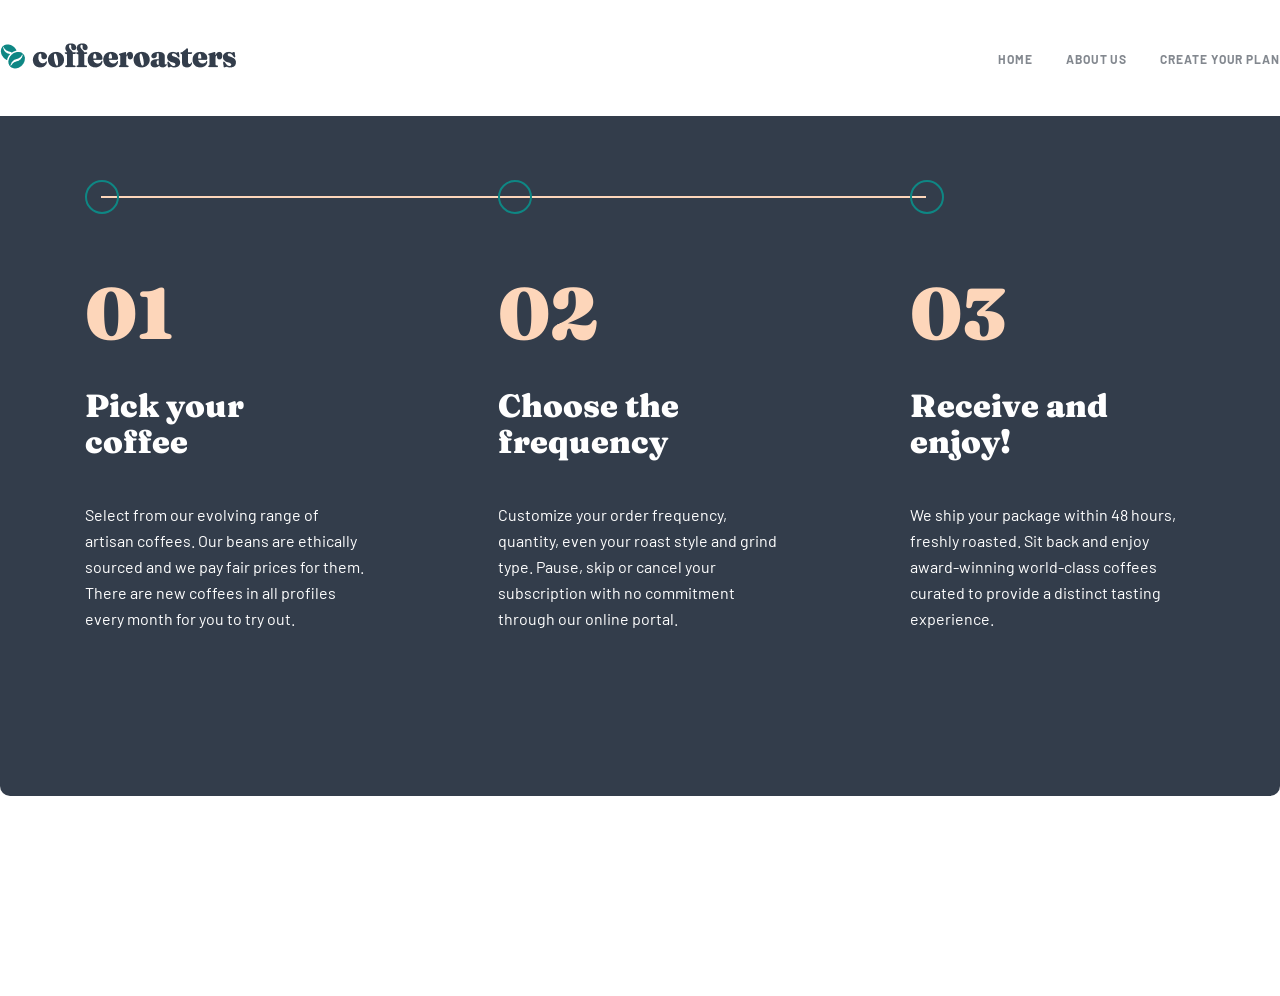
<file: create.html>
<!DOCTYPE html>
<html lang="en">
<head>
    <meta charset="UTF-8">
    <meta name="viewport" content="width=device-width, initial-scale=1.0">
    <title>Document</title>
    <link rel="stylesheet" href="css/main.css">
</head>
<body>
     <header class="header">
        <div class="header__container container">
            <a href="index.html" class="logo">
                <img src="img/coffee.png" srcset="img/coffee@2x.png 2x,img/coffee.png 1x" alt="logo" width="236"
                    height="26" class="logo__img">
            </a>
            <nav class="nav">
                <ul class="header__nav-list">
                    <li class="nav__item">
                        <a href="index.html" class="header__item-link">HOME</a>
                    </li>
                    <li class="nav__item">
                        <a href="index.html" class="header__item-link">ABOUT US</a>
                    </li>
                    <li class="nav__item">
                        <a href="index.html" class="header__item-link">Create your plan</a>
                    </li>
                </ul>
            </nav>
            <nav class="nav__mobile">
                <ul class="nav__mobile-list">
                    <li class="nav__mobile-item">
                        <a href="index.html" class="nav__mobile-item-link">HOME</a>
                    </li>
                    <li class="nav__mobile-item">
                        <a href="index.html" class="nav__mobile-item-link">ABOUT US</a>
                    </li>
                    <li class="nav__mobile-item">
                        <a href="index.html" class="nav__mobile-item-link">Create your plan</a>
                    </li>
                </ul>
            </nav>
            <button class="hamburger hamburger--opened"></button>
        </div>
    </header>
    <main>
        <section class="works works--dark">
            <div class="works__container container">
                <ol class="works__list">
                    <li class="works__item">
                        <h3 class="works__item-title">Pick your
                            coffee</h3>
                        <p class="works__item-text">Select from our evolving range of artisan coffees. Our beans are
                            ethically sourced and we pay fair prices for them. There are new coffees in all profiles
                            every month for you to try out.</p>
                    </li>
                    <li class="works__item">
                        <h3 class="works__item-title">Choose the frequency</h3>
                        <p class="works__item-text">Customize your order frequency, quantity, even your roast style and
                            grind type. Pause, skip or cancel your subscription with no commitment through our online
                            portal.</p>
                    </li>
                    <li class="works__item">
                        <h3 class="works__item-title">Receive and enjoy!</h3>
                        <p class="works__item-text">We ship your package within 48 hours, freshly roasted. Sit back and
                            enjoy award-winning world-class coffees curated to provide a distinct tasting experience.
                        </p>
                    </li>
                </ol>
            </div>
        </section>
    </main>
</body>
</html>
</file>
<file: css/main.css>
/* fraunces-regular - latin */
@font-face {
  font-display: swap;
  /* Check https://developer.mozilla.org/en-US/docs/Web/CSS/@font-face/font-display for other options. */
  font-family: "Fraunces";
  font-style: normal;
  font-weight: 400;
  src: url("../fonts/fraunces-v38-latin-regular.woff2") format("woff2");
  /* Chrome 36+, Opera 23+, Firefox 39+, Safari 12+, iOS 10+ */
}
/* fraunces-900 - latin */
@font-face {
  font-display: swap;
  /* Check https://developer.mozilla.org/en-US/docs/Web/CSS/@font-face/font-display for other options. */
  font-family: "Fraunces";
  font-style: normal;
  font-weight: 900;
  src: url("../fonts/fraunces-v38-latin-900.woff2") format("woff2");
  /* Chrome 36+, Opera 23+, Firefox 39+, Safari 12+, iOS 10+ */
}
/* barlow-regular - latin */
@font-face {
  font-display: swap;
  /* Check https://developer.mozilla.org/en-US/docs/Web/CSS/@font-face/font-display for other options. */
  font-family: "Barlow";
  font-style: normal;
  font-weight: 400;
  src: url("../fonts/barlow-v13-latin-regular.woff2") format("woff2");
  /* Chrome 36+, Opera 23+, Firefox 39+, Safari 12+, iOS 10+ */
}
/* barlow-700 - latin */
@font-face {
  font-display: swap;
  /* Check https://developer.mozilla.org/en-US/docs/Web/CSS/@font-face/font-display for other options. */
  font-family: "Barlow";
  font-style: normal;
  font-weight: 700;
  src: url("../fonts/barlow-v13-latin-700.woff2") format("woff2");
  /* Chrome 36+, Opera 23+, Firefox 39+, Safari 12+, iOS 10+ */
}
* {
  margin: 0;
  padding: 0;
  box-sizing: border-box;
}

ul,
ol {
  list-style: none;
}

a {
  text-decoration: none;
  color: #333D4B;
}

body {
  font-family: "Fraunces", sans-serif;
}

.container {
  max-width: 1280px;
  margin: 0 auto;
  padding: 0 85px;
}

@media only screen and (max-width: 768px) {
  .container {
    padding: 0 40px;
  }
}
.header {
  padding: 43px 0;
  position: fixed;
  background-color: #fff;
  top: 0;
  width: 100%;
  z-index: 99;
}

.header__container {
  padding: 0;
  display: flex;
  justify-content: space-between;
  align-items: center;
}

@media only screen and (max-width: 768px) {
  .header {
    padding: 40px 0;
  }
  .header__container {
    padding: 0 40px;
  }
}
@media only screen and (max-width: 525px) {
  .header {
    padding: 32px 0;
  }
  .header__container {
    padding: 0 24px;
  }
}
@keyframes burger {
  0% {
    top: -150%;
  }
  100% {
    top: 110px;
  }
}
.header__nav-list {
  display: flex;
  align-items: center;
}

.nav__item {
  margin-right: 33px;
}
.nav__item:last-child {
  margin-right: 0;
}

.header__item-link {
  text-transform: uppercase;
  font-family: "Barlow";
  font-weight: 700;
  font-size: 12px;
  line-height: 15px;
  letter-spacing: 0.92px;
  color: #83888F;
}
.header__item-link:hover {
  color: #333D4B;
}

.nav__mobile {
  position: absolute;
  display: none;
  top: -150%;
  width: 100%;
  left: 0;
  right: 0;
  max-width: 100%;
  height: calc(100vh - 110px);
  text-align: center;
  transition: 400ms ease all;
}

.nav--footer {
  margin-left: 102px;
}
.nav--footer .header__item-link:hover {
  color: #fff;
}

@media only screen and (max-width: 920px) {
  .nav--footer {
    margin: 0;
  }
}
@media only screen and (max-width: 615px) {
  .nav {
    display: none;
  }
  .nav--footer {
    display: block;
  }
  .nav--footer .header__nav-list {
    flex-direction: column;
    text-align: center;
    align-items: center;
  }
  .nav--footer .nav__item {
    margin: 0;
    margin-bottom: 24px;
  }
  .nav__mobile--active {
    position: absolute;
    display: block;
    top: 110px;
    background: linear-gradient(0deg, rgba(254, 252, 247, 0.504981) 0%, #FEFCF7 55.94%);
    animation: burger 500ms ease-in;
  }
  .nav__mobile-list {
    display: flex;
    flex-direction: column;
    align-items: center;
    margin-top: 60px;
  }
  .nav__mobile-item {
    margin-bottom: 32px;
  }
  .nav__mobile-item-link {
    color: #333D4B;
    font-weight: 900;
    font-size: 24px;
    line-height: 32px;
    letter-spacing: 0px;
    text-transform: uppercase;
  }
}
@media only screen and (max-width: 525px) {
  .nav__mobile--active {
    top: 94px;
  }
}
.create-link {
  font-family: "Fraunces";
  font-weight: 900;
  font-size: 18px;
  line-height: 25px;
  letter-spacing: 0px;
  color: #FEFCF7;
  background-color: #0E8784;
  padding: 15px 31px 16px 31px;
  border-radius: 6px;
  border: none;
}
.create-link:hover {
  background-color: rgb(102, 210, 207);
  cursor: pointer;
}
.create-link:disabled {
  background-color: rgb(226, 222, 219);
  cursor: not-allowed;
}

.intro {
  margin-bottom: 136px;
  margin-top: 116px;
}

.intro__container {
  padding-top: 117px;
  padding-bottom: 117px;
  background: url(../../img/intro-bg-coffee.jpg) no-repeat center center;
  background-size: cover;
  border-radius: 10px;
}

.intro__box {
  max-width: 493px;
}

.intro__slogan {
  font-weight: 900;
  font-size: 72px;
  line-height: 72px;
  letter-spacing: 0px;
  color: #FEFCF7;
  margin-bottom: 32px;
}

.intro__text {
  font-family: "Barlow";
  line-height: 26px;
  letter-spacing: 0px;
  color: #FEFCF7;
  opacity: 0.6;
  margin-bottom: 71px;
}

@media only screen and (max-width: 768px) {
  .intro__container {
    padding: 104px 58px;
    margin: 0 40px;
  }
  .intro__box {
    max-width: 398px;
  }
  .intro__slogan {
    font-weight: 900;
    font-size: 48px;
    line-height: 48px;
    letter-spacing: 0px;
    color: #FEFCF7;
  }
  .intro__text {
    font-size: 15px;
  }
}
@media only screen and (max-width: 525px) {
  .intro__container {
    padding: 100px 24px;
  }
  .intro__container {
    margin: 0 24px;
  }
  .intro__box {
    max-width: 100%;
    text-align: center;
  }
  .intro__slogan {
    font-weight: 900;
    font-size: 40px;
    line-height: 48px;
    letter-spacing: 0px;
    color: #FEFCF7;
    margin-bottom: 24px;
  }
}
.hamburger {
  display: none;
  width: 16px;
  height: 15px;
  border: none;
  background-color: transparent;
  background-repeat: no-repeat;
  background-position: center center;
  background-size: cover;
}

.hamburger--opened {
  background-image: url(../../img/hamburger.png);
}

.hamburger--closed {
  background-image: url(../../img/x.png);
}

@media only screen and (max-width: 615px) {
  .hamburger {
    display: inline-block;
  }
}
.collection {
  margin-bottom: 200px;
}

.collection__list {
  display: flex;
  justify-content: space-between;
  z-index: 99;
  flex-wrap: wrap;
}

.collection__item {
  text-align: center;
  max-width: 255px;
}

.collection__item-img {
  margin-bottom: 71px;
}

.collection__item-name {
  font-weight: 900;
  font-size: 24px;
  line-height: 32px;
  letter-spacing: 0px;
  margin-bottom: 24px;
}

.collection__item-text {
  font-family: "Barlow";
  line-height: 26px;
  letter-spacing: 0px;
  color: #333D4B;
}

.collection__title {
  font-weight: 900;
  font-size: 150px;
  letter-spacing: 0px;
  text-align: center;
  background-image: linear-gradient(180deg, rgba(254, 252, 247, 0.0001) 0%, #FEFCF7 100%);
  color: transparent;
  -webkit-background-clip: text;
          background-clip: text;
  background-color: #333D4B;
  opacity: 50%;
  margin-bottom: -70px;
  z-index: -2;
}

@media only screen and (max-width: 1236px) {
  .collection__title {
    font-size: 135px;
  }
}
@media only screen and (max-width: 1130px) {
  .collection__title {
    font-size: 125px;
  }
}
@media only screen and (max-width: 1060px) {
  .collection__title {
    font-size: 105px;
  }
}
@media only screen and (max-width: 916px) {
  .collection__title {
    font-size: 84px;
  }
}
@media only screen and (max-width: 677px) {
  .collection__title {
    font-size: 75px;
  }
}
@media only screen and (max-width: 613px) {
  .collection__title {
    font-size: 40px;
  }
}
@media only screen and (max-width: 589px) {
  .collection__list {
    align-items: center;
    justify-content: center;
  }
  .collection__title {
    margin-bottom: 0;
  }
}
.works {
  margin-bottom: 200px;
}

.works--dark .works__container {
  background-color: #333D4B;
  color: #fff;
  padding-top: 100px;
  padding-bottom: 100px;
  border-radius: 10px;
}
.works--dark .works__item::before {
  background-color: transparent;
}
.works--dark .works__item-title {
  color: #fff;
}
.works--dark .works__item-text {
  color: #fff;
}

.works__title {
  color: #83888F;
  font-weight: 900;
  font-size: 24px;
  line-height: 32px;
  letter-spacing: 0px;
}

.works__list {
  margin: 80px 0px 64px 0px;
  display: flex;
  justify-content: space-between;
  flex-wrap: wrap;
  position: relative;
}
.works__list::before {
  position: absolute;
  width: calc(100% - 285px);
  height: 2px;
  content: "";
  background-color: #FDD6BA;
  top: 16px;
  left: 16px;
}

.works__item {
  width: 285px;
  padding-top: 208px;
  position: relative;
  margin-right: 10px;
}
.works__item::after {
  position: absolute;
  width: 101px;
  height: 72px;
  top: 97px;
  left: 0;
  font-weight: 900;
  font-size: 72px;
  line-height: 72px;
  letter-spacing: 0px;
  color: #333D4B;
  content: "01";
  color: #FDD6BA;
}
.works__item:nth-child(2)::after {
  content: "02";
}
.works__item:nth-child(3) {
  margin-right: 0;
}
.works__item:nth-child(3)::after {
  content: "03";
}
.works__item::before {
  position: absolute;
  width: 30px;
  height: 30px;
  background-color: #fff;
  border-radius: 50%;
  border: 2px solid #0E8784;
  content: "";
  top: 0px;
}

.works__item-title {
  font-weight: 900;
  font-size: 32px;
  line-height: 36px;
  letter-spacing: 0px;
  color: #333D4B;
  max-width: 255px;
  margin-bottom: 42px;
}

.works__item-text {
  font-family: "Barlow";
  line-height: 26px;
  letter-spacing: 0px;
  color: #333D4B;
}

@media only screen and (max-width: 1045px) {
  .works__item {
    width: 255px;
  }
  .works__list::before {
    width: calc(100% - 255px);
  }
}
@media only screen and (max-width: 955px) {
  .works__item {
    width: 235px;
  }
  .works__list::before {
    width: calc(100% - 235px);
  }
}
@media only screen and (max-width: 895px) {
  .works__item {
    width: 225px;
  }
  .works__list::before {
    width: calc(100% - 225px);
  }
}
@media only screen and (max-width: 865px) {
  .works__item {
    width: 215px;
    margin-bottom: 15px;
  }
  .works__list::before {
    width: calc(100% - 215px);
  }
  .works__item-title {
    font-size: 28px;
    line-height: 32px;
  }
}
@media only screen and (max-width: 530px) {
  .works {
    text-align: center;
  }
  .works__list::before {
    display: none;
  }
  .works__list {
    flex-direction: column;
    text-align: center;
    justify-content: center;
  }
  .works__item::before {
    display: none;
  }
  .works__item::after {
    left: calc(50% - 50px);
  }
  .works__item {
    width: 100%;
  }
  .works__item-title {
    max-width: 100%;
  }
}
.footer__container {
  background-color: #333D4B;
  padding-top: 47px;
  padding-bottom: 47px;
  display: flex;
  align-items: center;
}

.footer__socialss {
  width: 120px;
  display: flex;
  justify-content: space-between;
  align-items: center;
  margin-left: auto;
  z-index: 99;
}

.footer__socials-link {
  color: #fff;
}
.footer__socials-link:hover {
  color: #FDD6BA;
}

@media only screen and (max-width: 920px) {
  .footer__container {
    justify-content: space-between;
  }
  .footer__socialss {
    margin: 0;
  }
}
@media only screen and (max-width: 825px) {
  .footer__container {
    flex-direction: column;
  }
  .footer__logo {
    margin-bottom: 32px;
  }
  .footer__nav {
    margin-bottom: 65px;
  }
}/*# sourceMappingURL=main.css.map */
</file>
